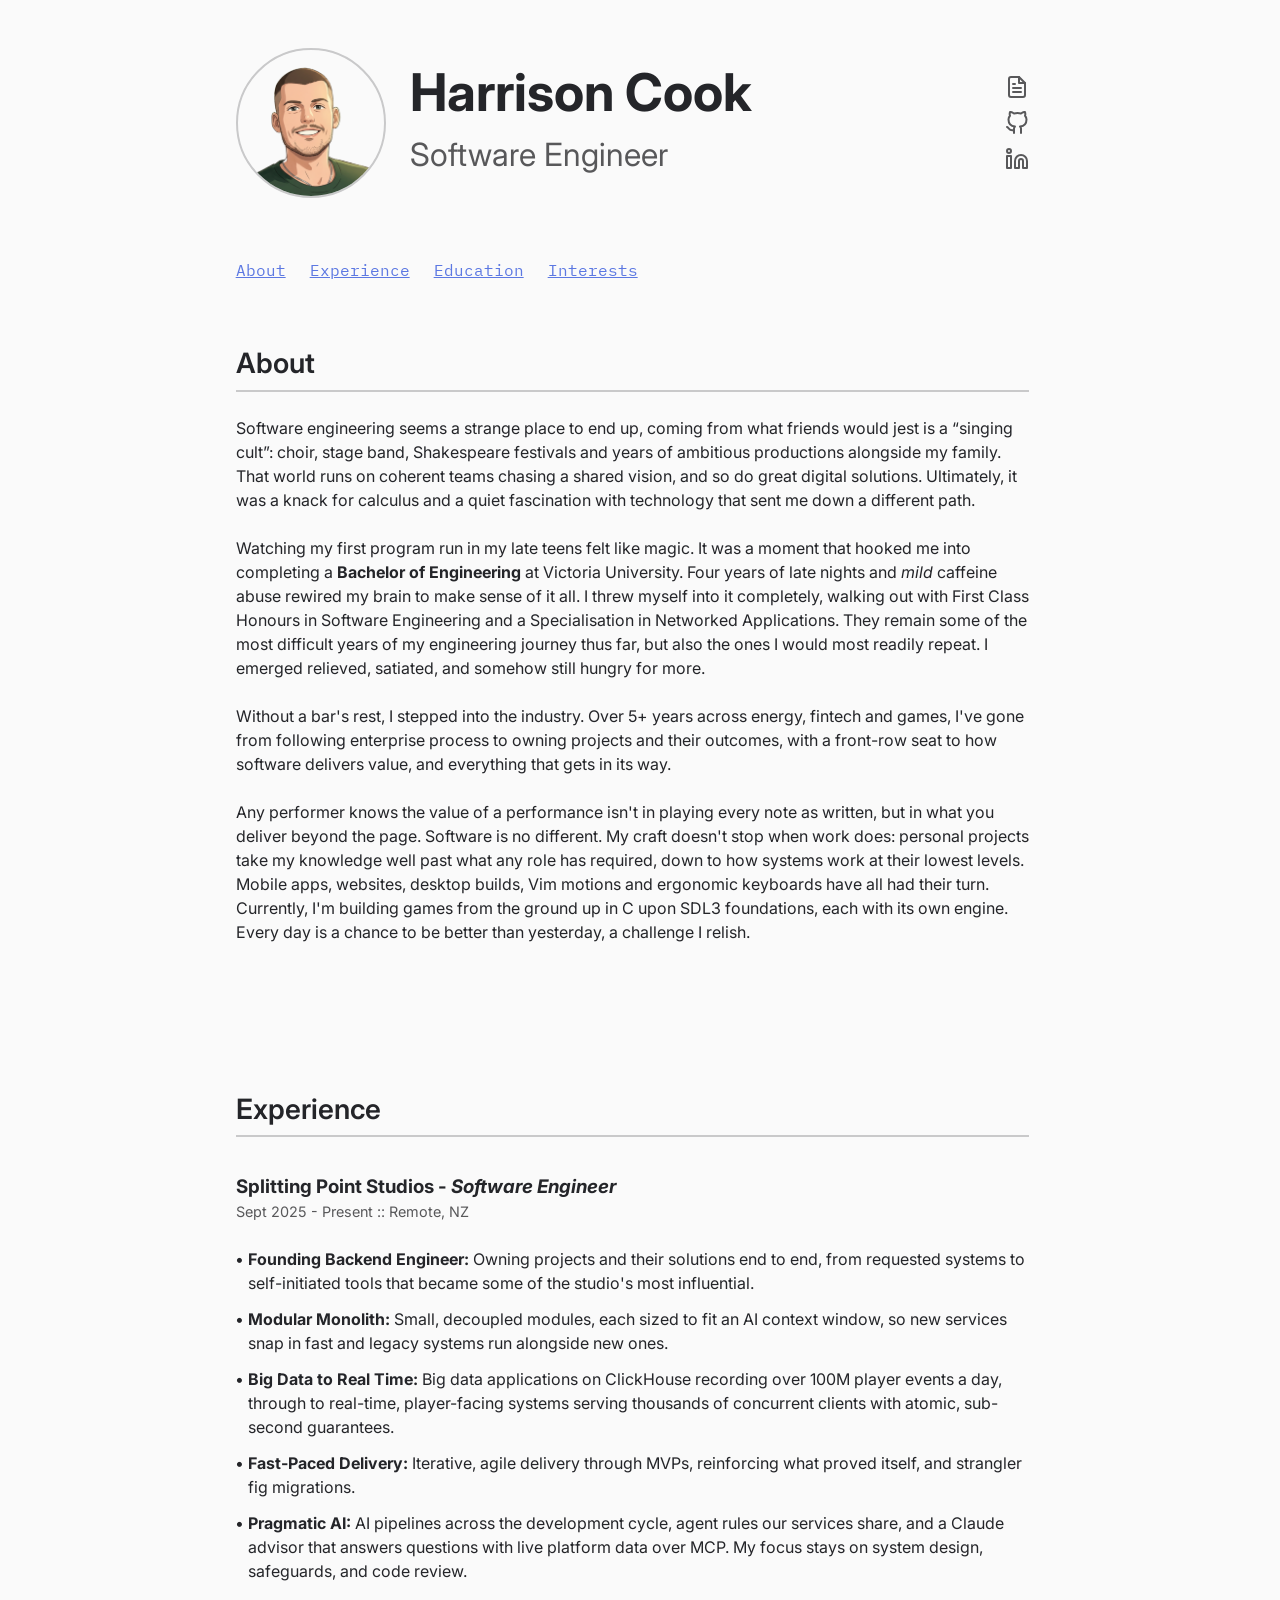
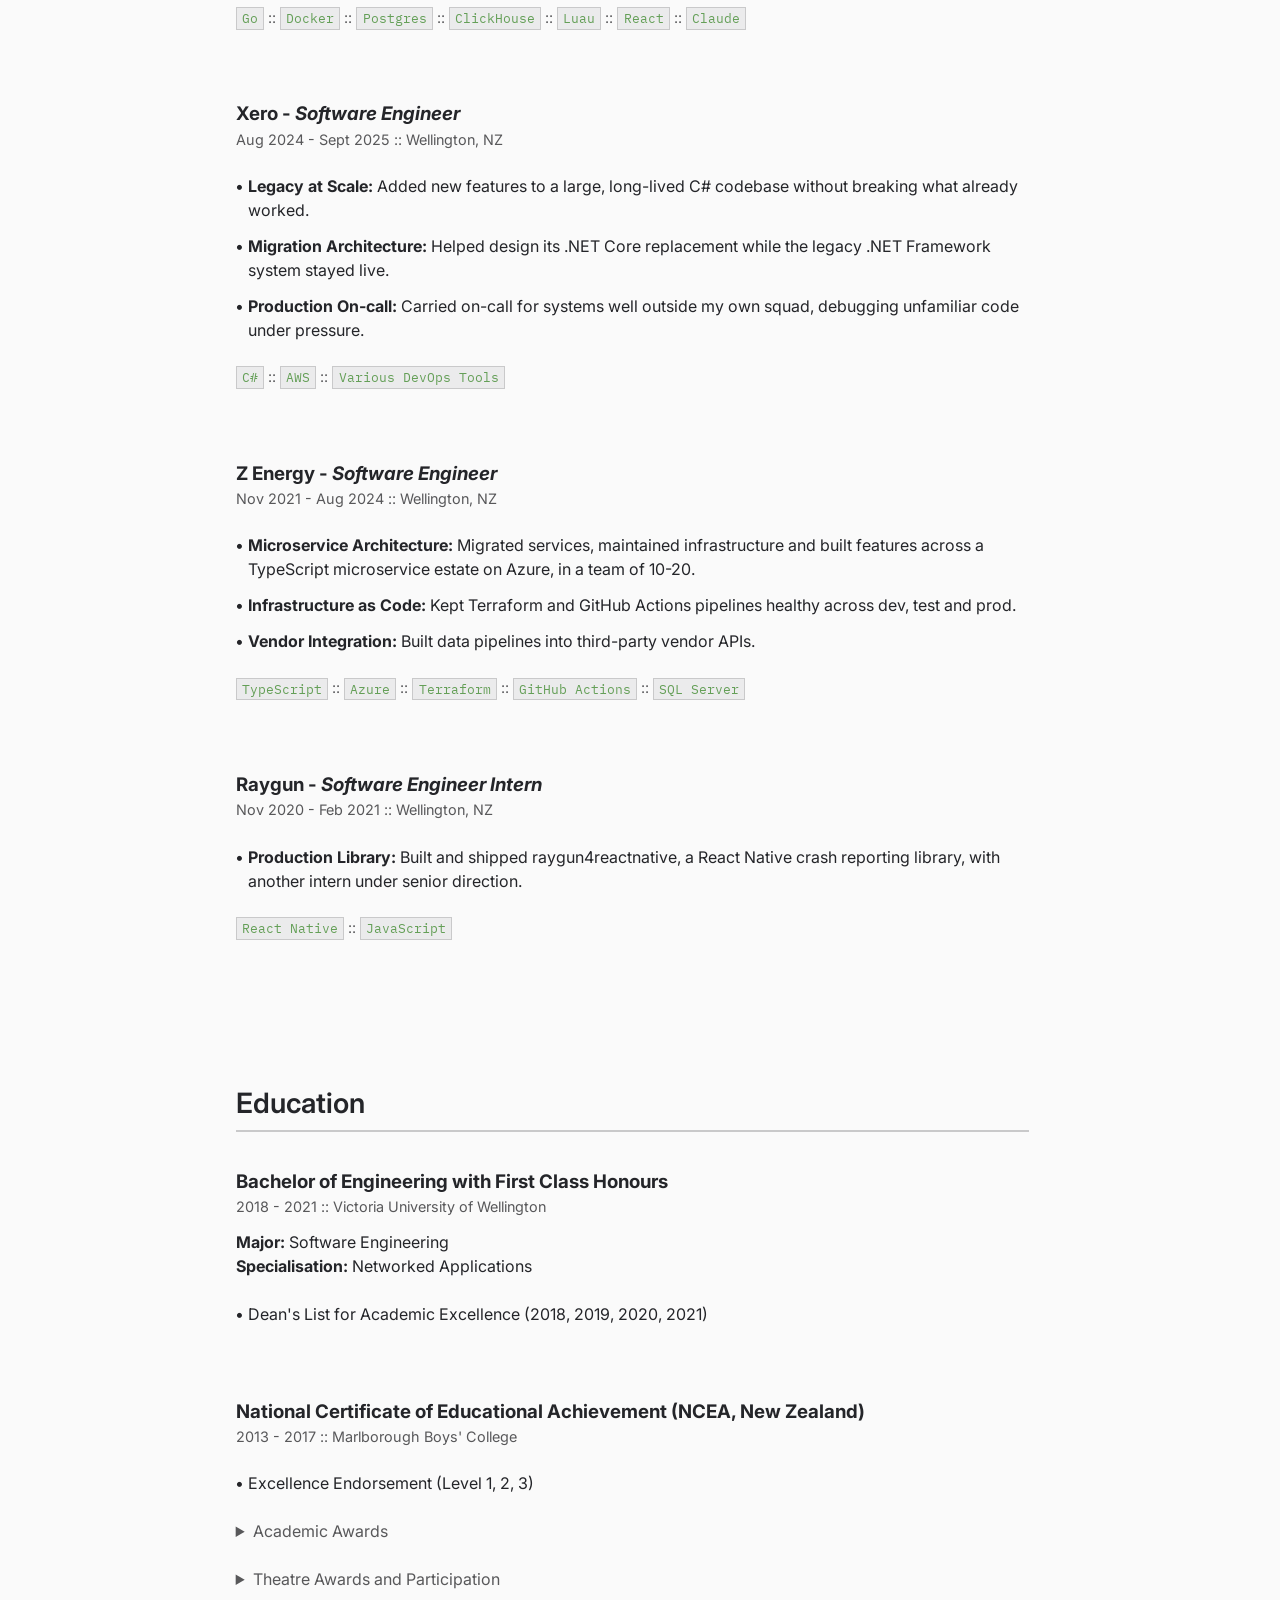
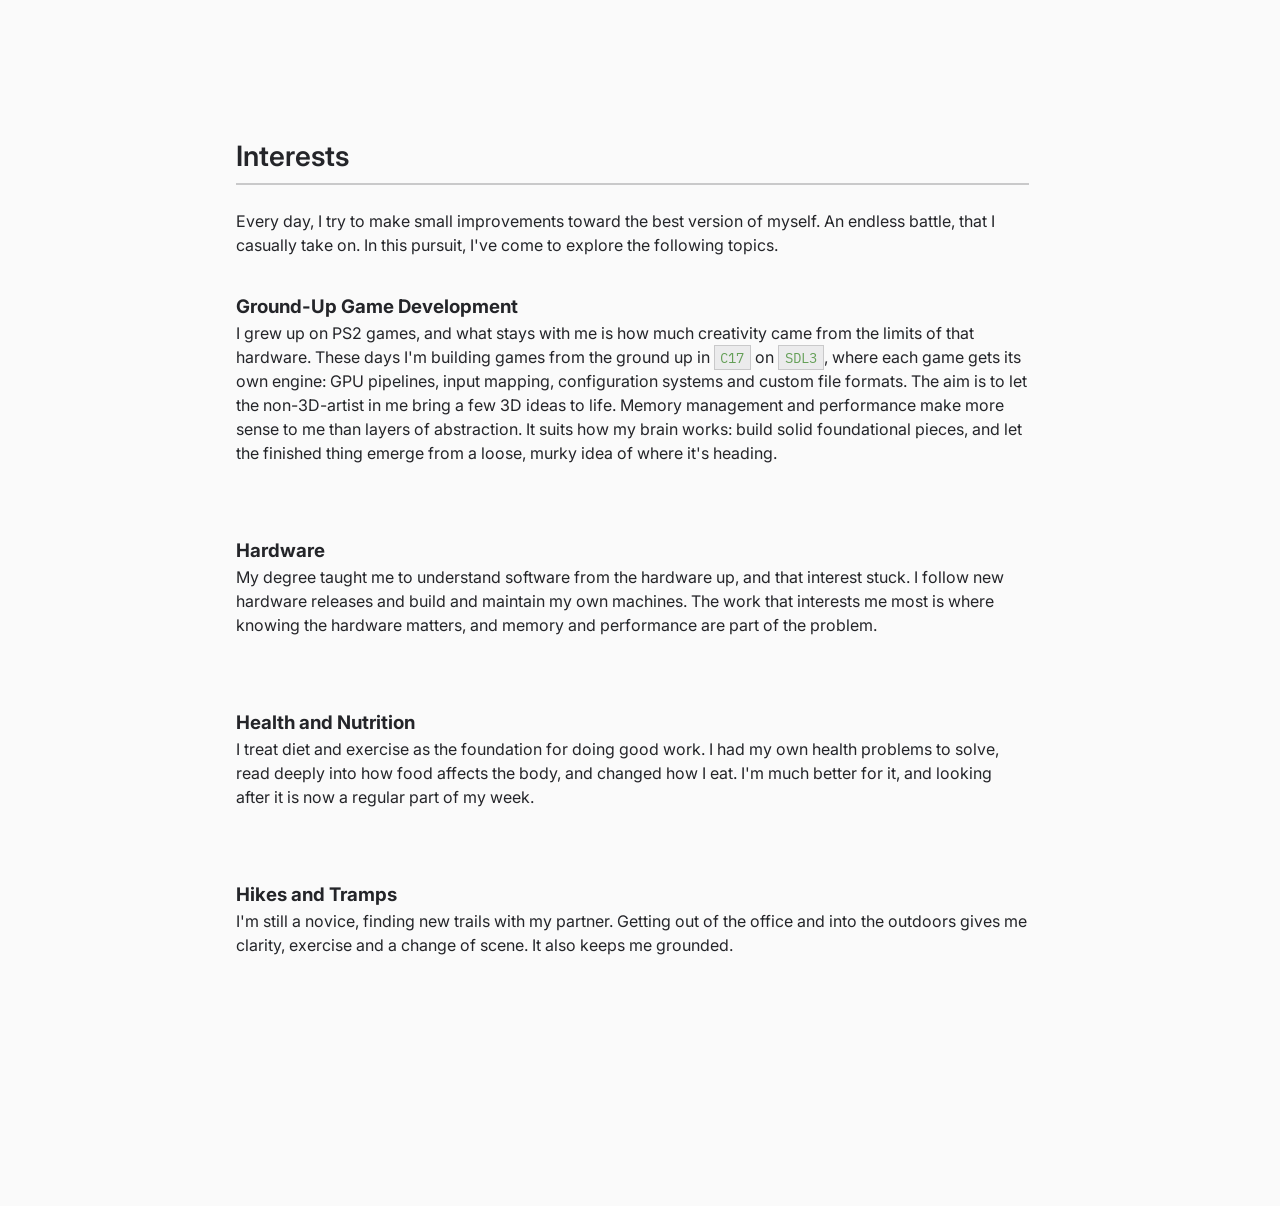
<file: index.html>
<!doctype html>
<html lang="en">
    <head>
        <meta charset="UTF-8" />
        <meta name="viewport" content="width=device-width, initial-scale=1" />
        <meta name="color-scheme" content="light dark" />
        <title>Harrison Cook</title>
        <meta
            name="description"
            content="Harrison Cook - software engineer at Splitting Point Studios. Work history, education, and interests."
        />
        <meta name="author" content="Harrison Cook" />
        <meta property="og:type" content="profile" />
        <meta property="og:site_name" content="Harrison Cook" />
        <meta property="og:title" content="Harrison Cook - Software Engineer" />
        <meta
            property="og:description"
            content="Software engineer at Splitting Point Studios. Work history, education, and interests."
        />
        <meta property="og:url" content="https://honsoncooky.github.io/cookbook/" />
        <meta property="og:image" content="https://honsoncooky.github.io/cookbook/public/images/profile.png" />
        <meta name="twitter:card" content="summary" />
        <link rel="icon" type="image/png" href="public/images/favicon.png" />
        <link rel="preconnect" href="https://fonts.googleapis.com" />
        <link rel="preconnect" href="https://fonts.gstatic.com" crossorigin />
        <link
            rel="stylesheet"
            href="https://fonts.googleapis.com/css2?family=IBM+Plex+Mono&family=Inter:ital,wght@0,300;0,400;0,600;0,700;1,400;1,700&display=swap"
        />
        <link rel="stylesheet" href="public/style.css" />
    </head>
    <body>
        <header class="hero">
            <img src="public/images/profile-sm.png" alt="Harrison Cook" class="profile" />
            <div>
                <h1>Harrison Cook</h1>
                <p class="role">Software Engineer</p>
            </div>
            <nav class="hero-links">
                <a href="cv/" title="PDF" aria-label="PDF" target="_blank" rel="noopener">
                    <svg viewBox="0 0 24 24" aria-hidden="true">
                        <path d="M14 2H6a2 2 0 0 0-2 2v16a2 2 0 0 0 2 2h12a2 2 0 0 0 2-2V8z" />
                        <path d="M14 2v6h6M16 13H8M16 17H8M10 9H8" />
                    </svg>
                </a>
                <a
                    href="https://github.com/HonsonCooky"
                    title="GitHub"
                    aria-label="GitHub"
                    target="_blank"
                    rel="noopener"
                >
                    <svg viewBox="0 0 24 24" aria-hidden="true">
                        <path
                            d="M9 19c-5 1.5-5-2.5-7-3m14 6v-3.87a3.37 3.37 0 0 0-.94-2.61c3.14-.35 6.44-1.54 6.44-7A5.44 5.44 0 0 0 20 4.77 5.07 5.07 0 0 0 19.91 1S18.73.65 16 2.48a13.38 13.38 0 0 0-7 0C6.27.65 5.09 1 5.09 1A5.07 5.07 0 0 0 5 4.77a5.44 5.44 0 0 0-1.5 3.78c0 5.42 3.3 6.61 6.44 7A3.37 3.37 0 0 0 9 18.13V22"
                        />
                    </svg>
                </a>
                <a
                    href="https://www.linkedin.com/in/honsoncooky"
                    title="LinkedIn"
                    aria-label="LinkedIn"
                    target="_blank"
                    rel="noopener"
                >
                    <svg viewBox="0 0 24 24" aria-hidden="true">
                        <path d="M16 8a6 6 0 0 1 6 6v7h-4v-7a2 2 0 0 0-2-2 2 2 0 0 0-2 2v7h-4v-7a6 6 0 0 1 6-6z" />
                        <rect x="2" y="9" width="4" height="12" />
                        <circle cx="4" cy="4" r="2" />
                    </svg>
                </a>
            </nav>
        </header>

        <nav class="page-nav">
            <a href="#about">About</a>
            <a href="#experience">Experience</a>
            <a href="#education">Education</a>
            <a href="#interests">Interests</a>
        </nav>

        <section id="about">
            <h2>About</h2>

            <p>
                Software engineering seems a strange place to end up, coming from what friends would jest is a
                <q>singing cult</q>: choir, stage band, Shakespeare festivals and years of ambitious productions
                alongside my family. That world runs on coherent teams chasing a shared vision, and so do great digital
                solutions. Ultimately, it was a knack for calculus and a quiet fascination with technology that sent me
                down a different path.
            </p>
            <p>
                Watching my first program run in my late teens felt like magic. It was a moment that hooked me into
                completing a <b>Bachelor of Engineering</b> at Victoria University. Four years of late nights and
                <i>mild</i> caffeine abuse rewired my brain to make sense of it all. I threw myself into it completely,
                walking out with First Class Honours in Software Engineering and a Specialisation in Networked
                Applications. They remain some of the most difficult years of my engineering journey thus far, but also
                the ones I would most readily repeat. I emerged relieved, satiated, and somehow still hungry for more.
            </p>
            <p>
                Without a bar's rest, I stepped into the industry. Over 5+ years across energy, fintech and games, I've
                gone from following enterprise process to owning projects and their outcomes, with a front-row seat to
                how software delivers value, and everything that gets in its way.
            </p>
            <p>
                Any performer knows the value of a performance isn't in playing every note as written, but in what you
                deliver beyond the page. Software is no different. My craft doesn't stop when work does: personal
                projects take my knowledge well past what any role has required, down to how systems work at their
                lowest levels. Mobile apps, websites, desktop builds, Vim motions and ergonomic keyboards have all had
                their turn. Currently, I'm building games from the ground up in C upon SDL3 foundations, each with its
                own engine. Every day is a chance to be better than yesterday, a challenge I relish.
            </p>
        </section>

        <section id="experience">
            <h2>Experience</h2>

            <article>
                <h3>Splitting Point Studios - <em>Software Engineer</em></h3>
                <p class="meta">Sept 2025 - Present :: Remote, NZ</p>
                <ul>
                    <li>
                        <h4>Founding Backend Engineer:</h4>
                        Owning projects and their solutions end to end, from requested systems to self-initiated tools
                        that became some of the studio's most influential.
                    </li>
                    <li>
                        <h4>Modular Monolith:</h4>
                        Small, decoupled modules, each sized to fit an AI context window, so new services snap in fast
                        and legacy systems run alongside new ones.
                    </li>
                    <li>
                        <h4>Big Data to Real Time:</h4>
                        Big data applications on ClickHouse recording over 100M player events a day, through to
                        real-time, player-facing systems serving thousands of concurrent clients with atomic,
                        sub-second guarantees.
                    </li>
                    <li>
                        <h4>Fast-Paced Delivery:</h4>
                        Iterative, agile delivery through MVPs, reinforcing what proved itself, and strangler fig
                        migrations.
                    </li>
                    <li>
                        <h4>Pragmatic AI:</h4>
                        AI pipelines across the development cycle, agent rules our services share, and a Claude advisor
                        that answers questions with live platform data over MCP. My focus stays on system design,
                        safeguards, and code review.
                    </li>
                </ul>
                <p class="skills">
                    <code>Go</code> :: <code>Docker</code> :: <code>Postgres</code> :: <code>ClickHouse</code> ::
                    <code>Luau</code> :: <code>React</code> :: <code>Claude</code>
                </p>
            </article>

            <article>
                <h3>Xero - <em>Software Engineer</em></h3>
                <p class="meta">Aug 2024 - Sept 2025 :: Wellington, NZ</p>
                <ul>
                    <li>
                        <h4>Legacy at Scale:</h4>
                        Added new features to a large, long-lived C# codebase without breaking what already worked.
                    </li>
                    <li>
                        <h4>Migration Architecture:</h4>
                        Helped design its .NET Core replacement while the legacy .NET Framework system stayed live.
                    </li>
                    <li>
                        <h4>Production On-call:</h4>
                        Carried on-call for systems well outside my own squad, debugging unfamiliar code under pressure.
                    </li>
                </ul>
                <p class="skills"><code>C#</code> :: <code>AWS</code> :: <code>Various DevOps Tools</code></p>
            </article>

            <article>
                <h3>Z Energy - <em>Software Engineer</em></h3>
                <p class="meta">Nov 2021 - Aug 2024 :: Wellington, NZ</p>
                <ul>
                    <li>
                        <h4>Microservice Architecture:</h4>
                        Migrated services, maintained infrastructure and built features across a TypeScript microservice
                        estate on Azure, in a team of 10-20.
                    </li>
                    <li>
                        <h4>Infrastructure as Code:</h4>
                        Kept Terraform and GitHub Actions pipelines healthy across dev, test and prod.
                    </li>
                    <li>
                        <h4>Vendor Integration:</h4>
                        Built data pipelines into third-party vendor APIs.
                    </li>
                </ul>
                <p class="skills">
                    <code>TypeScript</code> :: <code>Azure</code> :: <code>Terraform</code> ::
                    <code>GitHub Actions</code> :: <code>SQL Server</code>
                </p>
            </article>

            <article>
                <h3>Raygun - <em>Software Engineer Intern</em></h3>
                <p class="meta">Nov 2020 - Feb 2021 :: Wellington, NZ</p>
                <ul>
                    <li>
                        <h4>Production Library:</h4>
                        Built and shipped raygun4reactnative, a React Native crash reporting library, with another
                        intern under senior direction.
                    </li>
                </ul>
                <p class="skills"><code>React Native</code> :: <code>JavaScript</code></p>
            </article>
        </section>

        <section id="education">
            <h2>Education</h2>

            <article>
                <h3>Bachelor of Engineering with First Class Honours</h3>
                <p class="meta">2018 - 2021 :: Victoria University of Wellington</p>
                <div>
                    <h4>Major:</h4>
                    Software Engineering
                </div>
                <div>
                    <h4>Specialisation:</h4>
                    Networked Applications
                </div>
                <ul>
                    <li>Dean's List for Academic Excellence (2018, 2019, 2020, 2021)</li>
                </ul>
            </article>

            <article>
                <h3>National Certificate of Educational Achievement (NCEA, New Zealand)</h3>
                <p class="meta">2013 - 2017 :: Marlborough Boys' College</p>
                <ul>
                    <li>Excellence Endorsement (Level 1, 2, 3)</li>
                </ul>
                <details>
                    <summary>Academic Awards</summary>
                    <ul>
                        <li>NCEA Academic Badge (Level 1, 2)</li>
                        <li>National Certificate in Mathematics (Level 1, 2)</li>
                        <li>Merit Certificate for Excellence in Photography, Digital Technology, English (2017)</li>
                        <li>Port Marlborough Award for Consistent, Outstanding Achievement (2016)</li>
                        <li>Subject Award for Digital Technology, Photography (2016)</li>
                        <li>
                            CACTUS - 8 week youth development course focused on resilience, fitness, and teamwork (2016)
                        </li>
                        <li>Merit Certificate for Excellence in Digital Media (2015)</li>
                    </ul>
                </details>
                <details>
                    <summary>Theatre Awards and Participation</summary>
                    <ul>
                        <li>Cultural Gold Award for excellence in Musical Theatre, Drama (2017)</li>
                        <li>Regional Shakespeare Festival (2015-2017)</li>
                        <li>School Production (2013-2017)</li>
                        <li>Cultural Gold Award for contribution to choir, drama, musical theatre (2016)</li>
                        <li>Dramatic Performance Cup for best dramatic performance (2016)</li>
                        <li>School Choir (2013-2016)</li>
                        <li>Stage Band (2013-2016)</li>
                    </ul>
                </details>
            </article>
        </section>

        <section id="interests">
            <h2>Interests</h2>

            <p>
                Every day, I try to make small improvements toward the best version of myself. An endless battle, that I
                casually take on. In this pursuit, I've come to explore the following topics.
            </p>

            <div class="interests-list">
                <article>
                    <h3>Ground-Up Game Development</h3>
                    <p>
                        I grew up on PS2 games, and what stays with me is how much creativity came from the limits of
                        that hardware. These days I'm building games from the ground up in <code>C17</code> on
                        <code>SDL3</code>, where each game gets its own engine: GPU pipelines, input mapping,
                        configuration systems and custom file formats. The aim is to let the non-3D-artist in me bring a
                        few 3D ideas to life. Memory management and performance make more sense to me than layers of
                        abstraction. It suits how my brain works: build solid foundational pieces, and let the finished
                        thing emerge from a loose, murky idea of where it's heading.
                    </p>
                </article>

                <article>
                    <h3>Hardware</h3>
                    <p>
                        My degree taught me to understand software from the hardware up, and that interest stuck. I
                        follow new hardware releases and build and maintain my own machines. The work that interests me
                        most is where knowing the hardware matters, and memory and performance are part of the problem.
                    </p>
                </article>

                <article>
                    <h3>Health and Nutrition</h3>
                    <p>
                        I treat diet and exercise as the foundation for doing good work. I had my own health problems
                        to solve, read deeply into how food affects the body, and changed how I eat. I'm much better
                        for it, and looking after it is now a regular part of my week.
                    </p>
                </article>

                <article>
                    <h3>Hikes and Tramps</h3>
                    <p>
                        I'm still a novice, finding new trails with my partner. Getting out of the office and into the
                        outdoors gives me clarity, exercise and a change of scene. It also keeps me grounded.
                    </p>
                </article>
            </div>
        </section>
    </body>
</html>
</file>
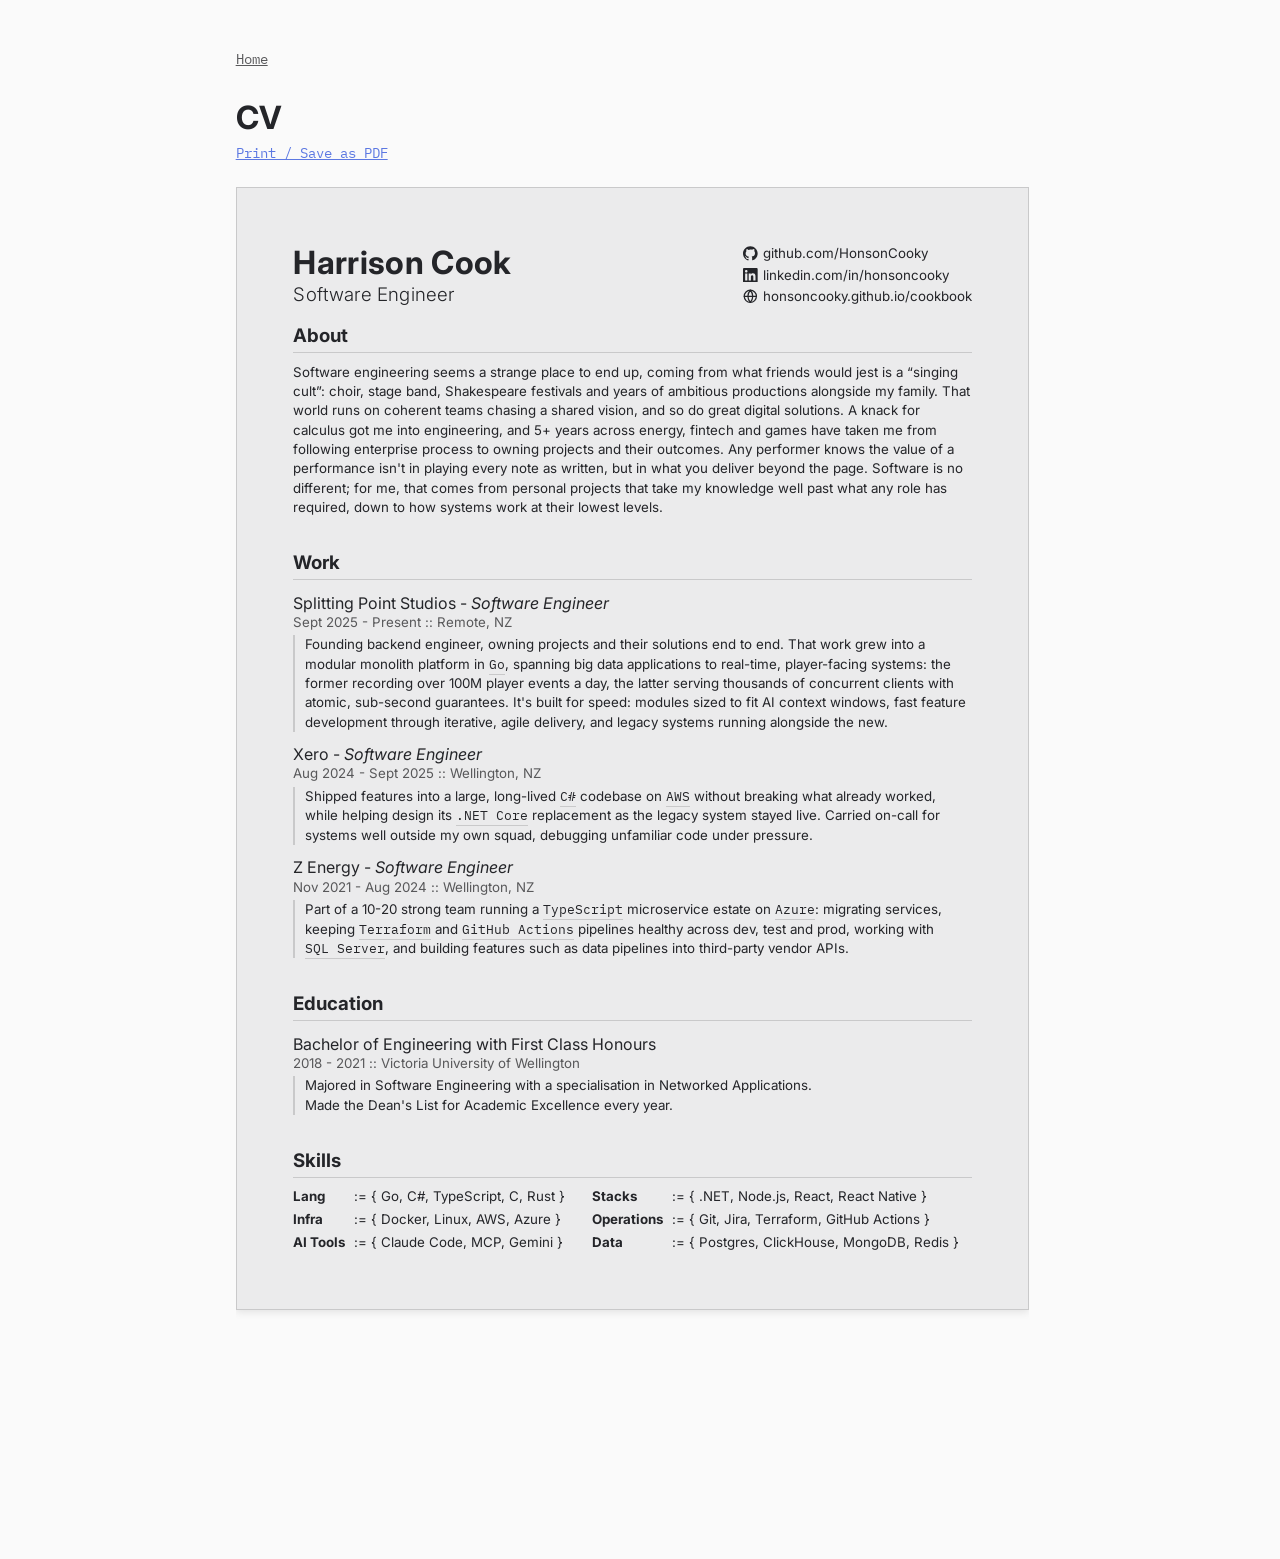
<file: cv/index.html>
<!doctype html>
<html lang="en">
    <head>
        <meta charset="UTF-8" />
        <meta name="viewport" content="width=device-width, initial-scale=1" />
        <meta name="color-scheme" content="light dark" />
        <title>CV - Harrison Cook</title>
        <meta
            name="description"
            content="The CV of Harrison Cook, Software Engineer - work history, education, and skills. Print or save as PDF."
        />
        <meta name="author" content="Harrison Cook" />
        <meta property="og:type" content="profile" />
        <meta property="og:site_name" content="Harrison Cook" />
        <meta property="og:title" content="CV - Harrison Cook" />
        <meta
            property="og:description"
            content="The CV of Harrison Cook, Software Engineer - work history, education, and skills."
        />
        <meta property="og:url" content="https://honsoncooky.github.io/cookbook/cv/" />
        <meta property="og:image" content="https://honsoncooky.github.io/cookbook/public/images/profile.png" />
        <meta name="twitter:card" content="summary" />
        <link rel="icon" type="image/png" href="../public/images/favicon.png" />
        <link rel="preconnect" href="https://fonts.googleapis.com" />
        <link rel="preconnect" href="https://fonts.gstatic.com" crossorigin />
        <link
            rel="stylesheet"
            href="https://fonts.googleapis.com/css2?family=IBM+Plex+Mono&family=Inter:ital,wght@0,300;0,400;0,600;0,700;1,400&display=swap"
        />
        <link rel="stylesheet" href="../public/style.css" />
        <link rel="stylesheet" href="cv.css" />
    </head>
    <body>
        <nav class="nav-links">
            <a href="../">Home</a>
        </nav>

        <div class="page-header">
            <h1>CV</h1>
            <p class="cv-hint">
                <button type="button" onclick="window.print()">Print / Save as PDF</button>
            </p>
        </div>

        <div class="cv-wrapper">
            <div class="cv-page">
                <!-- two columns, vertically centred: name over role | links stacked -->
                <div class="cv-header">
                    <div>
                        <h1>Harrison Cook</h1>
                        <span class="cv-role">Software Engineer</span>
                    </div>
                    <div class="cv-links">
                        <a href="https://github.com/HonsonCooky">
                            <svg viewBox="0 0 24 24" aria-hidden="true">
                                <path
                                    fill="currentColor"
                                    d="M12 .297c-6.63 0-12 5.373-12 12 0 5.303 3.438 9.8 8.205 11.385.6.113.82-.258.82-.577 0-.285-.01-1.04-.015-2.04-3.338.724-4.042-1.61-4.042-1.61C4.422 18.07 3.633 17.7 3.633 17.7c-1.087-.744.084-.729.084-.729 1.205.084 1.838 1.236 1.838 1.236 1.07 1.835 2.809 1.305 3.495.998.108-.776.417-1.305.76-1.605-2.665-.305-5.467-1.334-5.467-5.931 0-1.311.469-2.381 1.236-3.221-.124-.303-.535-1.524.117-3.176 0 0 1.008-.322 3.301 1.23A11.509 11.509 0 0112 5.803c1.02.005 2.047.138 3.006.404 2.291-1.552 3.297-1.23 3.297-1.23.653 1.653.242 2.874.118 3.176.77.84 1.235 1.911 1.235 3.221 0 4.609-2.807 5.624-5.479 5.921.43.372.823 1.102.823 2.222 0 1.606-.014 2.898-.014 3.293 0 .322.216.694.825.576C20.565 22.092 24 17.592 24 12.297c0-6.627-5.373-12-12-12"
                                /></svg
                            >github.com/HonsonCooky
                        </a>
                        <a href="https://www.linkedin.com/in/honsoncooky">
                            <svg viewBox="0 0 24 24" aria-hidden="true">
                                <path
                                    fill="currentColor"
                                    d="M20.447 20.452h-3.554v-5.569c0-1.328-.027-3.037-1.852-3.037-1.853 0-2.136 1.445-2.136 2.939v5.667H9.351V9h3.414v1.561h.046c.477-.9 1.637-1.85 3.37-1.85 3.601 0 4.267 2.37 4.267 5.455v6.286zM5.337 7.433c-1.144 0-2.063-.926-2.063-2.065 0-1.138.92-2.063 2.063-2.063 1.14 0 2.064.925 2.064 2.063 0 1.139-.925 2.065-2.064 2.065zm1.782 13.019H3.555V9h3.564v11.452zM22.225 0H1.771C.792 0 0 .774 0 1.729v20.542C0 23.227.792 24 1.771 24h20.451C23.2 24 24 23.227 24 22.271V1.729C24 .774 23.2 0 22.225 0z"
                                /></svg
                            >linkedin.com/in/honsoncooky
                        </a>
                        <a href="https://honsoncooky.github.io/cookbook/">
                            <svg
                                viewBox="0 0 24 24"
                                aria-hidden="true"
                                fill="none"
                                stroke="currentColor"
                                stroke-width="2"
                                stroke-linecap="round"
                                stroke-linejoin="round"
                            >
                                <circle cx="12" cy="12" r="10" />
                                <path d="M2 12h20M12 2a15.3 15.3 0 0 1 4 10 15.3 15.3 0 0 1-4 10 15.3 15.3 0 0 1-4-10 15.3 15.3 0 0 1 4-10z" /></svg
                            >honsoncooky.github.io/cookbook
                        </a>
                    </div>
                </div>
                <div class="cv-body">
                    <section id="cv-about">
                        <h2>About</h2>
                        <p class="summary">
                            Software engineering seems a strange place to end up, coming from what friends would jest is
                            a <q>singing cult</q>: choir, stage band, Shakespeare festivals and years of ambitious
                            productions alongside my family. That world runs on coherent teams chasing a shared vision,
                            and so do great digital solutions. A knack for calculus got me into engineering, and 5+ years
                            across energy, fintech and games have taken me from following enterprise process to owning
                            projects and their outcomes. Any performer knows the value of a performance isn't in playing
                            every note as written, but in what you deliver beyond the page. Software is no different; for
                            me, that comes from personal projects that take my knowledge well past what any role has
                            required, down to how systems work at their lowest levels.
                        </p>
                    </section>

                    <section id="cv-work">
                        <h2>Work</h2>
                        <hgroup>
                            <h3>Splitting Point Studios - <em>Software Engineer</em></h3>
                            <p class="meta">Sept 2025 - Present :: Remote, NZ</p>
                        </hgroup>
                        <p class="entry">
                            Founding backend engineer, owning projects and their solutions end to end. That work grew
                            into a modular monolith platform in <code>Go</code>, spanning big data applications to
                            real-time, player-facing systems: the former recording over 100M player events a day, the
                            latter serving thousands of concurrent clients with atomic, sub-second guarantees. It's built
                            for speed: modules sized to fit AI context windows, fast feature development through
                            iterative, agile delivery, and legacy systems running alongside the new.
                        </p>
                        <hgroup>
                            <h3>Xero - <em>Software Engineer</em></h3>
                            <p class="meta">Aug 2024 - Sept 2025 :: Wellington, NZ</p>
                        </hgroup>
                        <p class="entry">
                            Shipped features into a large, long-lived <code>C#</code> codebase on <code>AWS</code>
                            without breaking what already worked, while helping design its <code>.NET Core</code>
                            replacement as the legacy system stayed live. Carried on-call for systems well outside my
                            own squad, debugging unfamiliar code under pressure.
                        </p>
                        <hgroup>
                            <h3>Z Energy - <em>Software Engineer</em></h3>
                            <p class="meta">Nov 2021 - Aug 2024 :: Wellington, NZ</p>
                        </hgroup>
                        <p class="entry">
                            Part of a 10-20 strong team running a <code>TypeScript</code> microservice estate on
                            <code>Azure</code>: migrating services, keeping <code>Terraform</code>
                            and <code>GitHub Actions</code> pipelines healthy across dev, test and prod, working with
                            <code>SQL Server</code>, and building features such as data pipelines into third-party
                            vendor APIs.
                        </p>
                    </section>

                    <section id="cv-education">
                        <h2>Education</h2>
                        <hgroup>
                            <h3>Bachelor of Engineering with First Class Honours</h3>
                            <p class="meta">2018 - 2021 :: Victoria University of Wellington</p>
                        </hgroup>
                        <p class="entry">
                            Majored in Software Engineering with a specialisation in Networked Applications.<br />
                            Made the Dean's List for Academic Excellence every year.
                        </p>
                    </section>

                    <section id="cv-skills">
                        <h2>Skills</h2>
                        <div class="cv-skills-table">
                            <h4 class="label">Lang</h4>
                            <span>:= { Go, C#, TypeScript, C, Rust }</span>
                            <h4 class="label gap">Stacks</h4>
                            <span>:= { .NET, Node.js, React, React Native }</span>
                            <h4 class="label">Infra</h4>
                            <span>:= { Docker, Linux, AWS, Azure }</span>
                            <h4 class="label gap">Operations</h4>
                            <span>:= { Git, Jira, Terraform, GitHub Actions }</span>
                            <h4 class="label">AI Tools</h4>
                            <span>:= { Claude Code, MCP, Gemini }</span>
                            <h4 class="label gap">Data</h4>
                            <span>:= { Postgres, ClickHouse, MongoDB, Redis }</span>
                        </div>
                    </section>
                </div>
            </div>
        </div>
    </body>
</html>
</file>
<file: public/style.css>
/* One Dark (reduced palette) */
:root {
    color-scheme: light dark;
    --font-sans:
        Inter, system-ui, -apple-system, "Segoe UI", Roboto, "Helvetica Neue", Arial,
        sans-serif;
    --font-title: var(--font-sans);
    --font-mono:
        "IBM Plex Mono", ui-monospace, "SF Mono", "Cascadia Code", "JetBrains Mono",
        "Segoe UI Mono", "Roboto Mono", Menlo, Consolas, "Liberation Mono",
        monospace;
    --bg: #282c33;
    --surface: #2f343e;
    --fg: #dce0e5;
    --fg-muted: #a9afbc;
    --border: #464b57;
    --string: #a1c181;
    --link: #74ade8;

    /* Vertical rhythm on a baseline grid: the base unit is the body line-height
       (1.5 x 16px = 24px), and every gap is a whole multiple of it, so spacing
       follows one scale instead of hand-picked values. Section : entry stays 2 : 1. */
    --space-unit: 1.5rem; /* 24px - the baseline */
    --space-tight: calc(var(--space-unit) / 2); /* 12px - within a group */
    --space-block: var(--space-unit); /* 24px - paragraphs, lists */
    --space-heading: var(--space-unit); /* 24px - heading to its body */
    --space-entry: calc(var(--space-unit) * 3); /* 72px - between entries */
    --space-section: calc(var(--space-unit) * 6); /* 144px - between sections */
}

/* One Light */
@media (prefers-color-scheme: light) {
    :root {
        --bg: #fafafa;
        --surface: #ebebec;
        --fg: #242529;
        --fg-muted: #58585a;
        --border: #c9c9ca;
        --string: #649f57;
        --link: #5c78e2;
    }
}

html {
    scroll-behavior: smooth;
    /* reserve the scrollbar gutter so short and long pages centre the body identically */
    scrollbar-gutter: stable;
}

*,
*::before,
*::after {
    box-sizing: border-box;
}

body {
    font-family: var(--font-sans);
    background: var(--bg);
    color: var(--fg);
    margin: 0 auto;
    padding: 0 2rem 25vh 2rem;
    max-width: calc(210mm + 4rem);
    line-height: 1.5;
}

a {
    color: var(--link);
    font-family: var(--font-mono);
}

code {
    font-family: var(--font-mono);
    color: var(--string);
    background: var(--surface);
    border: 1px solid var(--border);
    padding: 0.15em 0.4em;
    font-size: 0.9em;
    white-space: nowrap;
}

pre {
    background: var(--surface);
    border: 1px solid var(--border);
    padding: 1em;
    overflow-x: auto;
    white-space: pre-wrap;
    margin: 0;
}

pre code {
    border: none;
    padding: 0;
    background: none;
}

p {
    margin: 0 0 var(--space-block) 0;
}

small {
    color: var(--fg-muted);
}

hr {
    border: none;
    border-top: 1px solid var(--border);
    margin: calc(var(--space-entry) / 2) 0;
}

ul {
    list-style: "• " outside;
    padding-left: 1.2ch;
    margin: var(--space-block) 0;
}

li {
    margin-bottom: var(--space-tight);
}

/* ---- link rows: under the hero name (home), and a single up-link at the top
   of CV / blog pages ---- */
.nav-links {
    display: flex;
    flex-direction: column;

    margin: var(--space-tight) 0 0 0;
}

.nav-links a {
    color: var(--fg-muted);
    font-family: var(--font-mono);
    font-size: 0.9em;
}

.nav-links a:hover {
    color: var(--link);
}

/* the lone up-link sits at the very top of CV / blog pages */
body > nav.nav-links {
    margin: calc(var(--space-unit) * 2) 0 var(--space-heading) 0;
}

/* ---- hero ---- */
.hero {
    display: flex;
    flex-wrap: wrap;
    align-items: center;
    gap: var(--space-block);
    /* masthead sits close to its intro paragraph (2 units), not a section apart */
    margin: calc(var(--space-unit) * 2) 0;
}

.profile {
    width: 150px;
    height: 150px;
    border-radius: 50%;
    border: 2px solid var(--border);
    object-fit: cover;
    object-position: 50% 20%;
}

h1 {
    font-family: var(--font-title);
    color: var(--fg);
    margin: 0 0 var(--space-tight) 0;
}

.hero h1 {
    font-size: 3.25rem;
    line-height: 1;
}

.role {
    font-family: var(--font-title);
    color: var(--fg-muted);
    font-size: 2rem;
    margin: 0;
}

/* icon links (PDF, GitHub, LinkedIn) pushed to the far right of the hero */
.hero-links {
    display: flex;
    flex-direction: column;
    gap: var(--space-tight);
    margin-left: auto;
}

.hero-links a {
    display: block;
    color: var(--fg-muted);
}

.hero-links a:hover {
    color: var(--link);
}

.hero-links svg {
    display: block;
    width: 24px;
    height: 24px;
    fill: none;
    stroke: currentColor;
    stroke-width: 2;
    stroke-linecap: round;
    stroke-linejoin: round;
}

@media (max-width: 480px) {
    .hero {
        justify-content: center;
        text-align: center;
    }

    .nav-links {
        justify-content: center;
    }

    .hero-links {
        flex-direction: row;
        margin-left: 0;
        width: 100%;
        justify-content: center;
    }
    .profile {
        width: 200px;
        height: 200px;
    }
}

/* ---- section nav: sticks to the top of the viewport once scrolled past ---- */
.page-nav {
    position: sticky;
    top: 0;
    z-index: 1;
    display: flex;
    flex-wrap: nowrap;
    /* gap and font scale together with the viewport so all four links stay on one line */
    gap: 1.5em;
    font-size: clamp(0.85rem, 3.4vw, 1rem);
    padding: var(--space-tight) 0;
    /* a full section gap before About, so the nav reads as a masthead, not a heading */
    margin-bottom: calc(var(--space-unit) * 2);
    background: var(--bg);
}

/* ---- sections: content-sized, generous chapter-style gaps between them ---- */
body > section {
    margin-bottom: var(--space-section);
    /* anchor jumps land below the sticky nav, not underneath it */
    scroll-margin-top: calc(var(--space-unit) * 2);
}

body > section:last-child {
    margin-bottom: 0;
}

h2 {
    font-family: var(--font-title);
    color: var(--fg);
    font-size: 1.75rem;
    font-weight: 600;
    margin: 0 0 var(--space-heading) 0;
    border-bottom: 2px solid var(--border);
    padding-bottom: 0.2em;
}

h3 {
    font-family: var(--font-title);
    margin: 0;
}

h4 {
    display: inline;
    font-family: var(--font-title);
    font-size: 1em;
    font-weight: 700;
    margin: 0;
}

.meta {
    color: var(--fg-muted);
    font-size: 0.9em;
    margin: 0 0 var(--space-tight) 0;
}

.skills {
    color: var(--fg-muted);
    font-size: 0.9em;
    margin: var(--space-block) 0 0 0;
}

.label {
    font-weight: bold;
}

details {
    margin-top: var(--space-block);
}

details summary {
    cursor: pointer;
    color: var(--fg-muted);
}

details summary:hover {
    color: var(--link);
}

/* Entries are grouped by spacing, not dividers: the gap between entries is
   larger than the gaps inside one, so proximity alone reads the relationship. */
body > section article {
    margin-bottom: var(--space-entry);
}

body > section article:last-child {
    margin-bottom: 0;
}

/* The first entry sits half an entry-gap below its heading (or intro) - the
   heading already does some of the separating - while entries are a full
   --space-entry apart. Only titled entries (article); heading-to-prose stays
   tight (blog body, interests intro). */
body > section article:first-of-type {
    margin-top: calc(var(--space-entry) / 2);
}

/* ---- page header (CV) ---- */
.page-header {
    margin-bottom: var(--space-heading);
}

.page-header h1 {
    margin: 0;
}

@media print {
    .nav-links,
    .hero-links,
    .page-nav {
        display: none;
    }

    /* Viewport units are meaningless on paper; let each section begin a fresh
       page - the print equivalent of a chapter. */
    body > section {
        margin-bottom: 0;
        break-before: page;
    }

    body > section:first-of-type {
        break-before: auto;
    }
}
</file>
<file: cv/cv.css>
/* ---- CV page: a fixed A4 sheet ----
   Type scale (pt):   10 body + h4 / 12 h3 / 14 h2 / 24 h1 + role
   Spacing scale (em, relative to 10pt body): 1 = 0.25em, 2 = 0.5em, 3 = 1em, 4 = 1.5em
   Rules: entry title sits flush on its date line; date to list, h2 to body and bullet to bullet use
   scale 2; skills row to row uses scale 1; entry to entry uses scale 3; header to body uses scale 4; sections
   carry no padding, the flex column spaces them. */

@page {
    size: A4 portrait;
    margin: 0;
}

.cv-page {
    --cv-space-1: 0.25em;
    --cv-space-2: 0.5em;
    --cv-space-3: 1em;
    --cv-space-4: 1.5em;

    font-family: var(--font-sans);
    font-size: 10pt;
    line-height: 1.45;
    color: var(--fg);
    background: var(--surface);
    width: 210mm;
    min-height: 297mm;
    max-height: 297mm;
    overflow: visible;
    padding: 1.5cm;
    margin: 0 0 1.5rem 0;
    border: 1px solid var(--border);
    box-shadow: 0 2px 8px rgba(0, 0, 0, 0.1);
    display: flex;
    flex-direction: column;
}

.cv-wrapper {
    overflow-x: auto;
}

/* ---- header: name and role on the left, a contact link beside each on the right ---- */

.cv-header {
    display: grid;
    grid-template-columns: 1fr auto;
    align-items: center;
    column-gap: 2em;
    font-family: var(--font-title);
    line-height: 1.1;
    margin: 0 0 var(--cv-space-4) 0;
}

.cv-page h1,
.cv-role {
    letter-spacing: 0.01em;
}

.cv-page h1 {
    font-size: 24pt;
    font-weight: 700;
    margin: 0;
}

.cv-role {
    display: block;
    margin-top: var(--cv-space-1);
    font-size: 14pt;
    font-weight: 300;
}

.cv-links {
    display: flex;
    flex-direction: column;
    gap: var(--cv-space-2);
}

.cv-header a {
    font-size: 10pt;
    font-family: var(--font-sans);
    color: inherit;
    text-decoration: none;
    display: flex;
    align-items: center;
}

.cv-header a svg {
    width: 1.1em;
    height: 1.1em;
    margin-right: 0.6ch;
    flex-shrink: 0;
}

.cv-page .summary {
    margin: 0;
}

/* code on paper is a monospaced word with a hairline underneath: no chip */
.cv-page code {
    background: none;
    border: none;
    border-bottom: 1px solid var(--border);
    padding: 0 0 1px 0;
    color: inherit;
    font-size: inherit;
}

/* ---- body: first section hugs the summary, last hugs the bottom margin, the rest of the
   sheet is split between sections so each reads as its own block ---- */

.cv-page .cv-body {
    flex: 1;
    display: flex;
    flex-direction: column;
    justify-content: space-between;
}

.cv-page .cv-body section {
    margin: 0;
}

/* ---- headings ---- */

.cv-page h2 {
    font-family: var(--font-title);
    font-size: 14pt;
    font-weight: 700;
    line-height: 1.2;
    border-bottom: 1px solid var(--border);
    padding-bottom: var(--cv-space-1);
    margin: 0 0 var(--cv-space-2) 0;
}

.cv-page h3 {
    font-family: var(--font-title);
    font-size: 12pt;
    font-weight: 400;
    line-height: 1.2;
    margin: 0;
}

/* entry title and its meta line, with a little breathing room before the entry */
.cv-page hgroup {
    padding-bottom: var(--cv-space-1);
    margin: var(--cv-space-3) 0 0 0;
}

.cv-page hgroup .meta {
    margin: 0;
}

/* indented behind a quote bar, like a markdown blockquote */
.cv-page .entry {
    margin: 0;
    border-left: 2px solid var(--border);
    padding-left: 1.2ch;
}

/* bullet titles: body face at body weight, so they read as part of the line */
.cv-page h4 {
    font-family: var(--font-sans);
    font-size: inherit;
    font-weight: 400;
}

.cv-page li h4 {
    text-decoration: underline;
    text-underline-offset: 2px;
}

/* skills labels stay bold: that table is its own format */
.cv-page .cv-skills-table h4 {
    font-weight: 700;
}

.cv-page .meta {
    font-size: 1em;
    margin: 0 0 var(--cv-space-2) 0;
}

/* ---- lists ---- */

.cv-page ul {
    list-style: "• " outside;
    padding-left: 1.2ch;
    margin: 0;
}

.cv-page li {
    margin: 0 0 var(--cv-space-2) 0;
}

.cv-page li:last-child {
    margin-bottom: 0;
}

/* ---- skills grid: label := { values }, two pairs per row ---- */

.cv-skills-table {
    display: grid;
    grid-template-columns: auto auto auto 1fr;
    row-gap: var(--cv-space-1);
}

.cv-skills-table .label {
    padding-right: 1ch;
}

.cv-skills-table .gap {
    padding-left: 3ch;
}

/* ---- on-screen chrome, hidden in print ---- */

.cv-hint {
    color: var(--fg-muted);
    font-size: 0.9em;
    margin-bottom: 1rem;
}

.cv-hint button {
    font: inherit;
    font-family: var(--font-mono);
    color: var(--link);
    background: none;
    border: none;
    padding: 0;
    text-decoration: underline;
    cursor: pointer;
}

/* ---- print ---- */

@media print {
    body {
        background: #fff;
        color: #1a1a1a;
        padding: 0;
        margin: 0;
        max-width: none;
    }

    nav,
    .cv-hint,
    .page-header {
        display: none;
    }

    .cv-wrapper {
        overflow: visible;
    }

    .cv-page {
        color: #1a1a1a;
        background: #fff;
        border: none;
        box-shadow: none;
        margin: 0;
        width: auto;
    }

    .cv-page h2,
    .cv-page code {
        border-bottom-color: #ccc;
    }

    .cv-page .entry {
        border-left-color: #ccc;
    }
}
</file>
